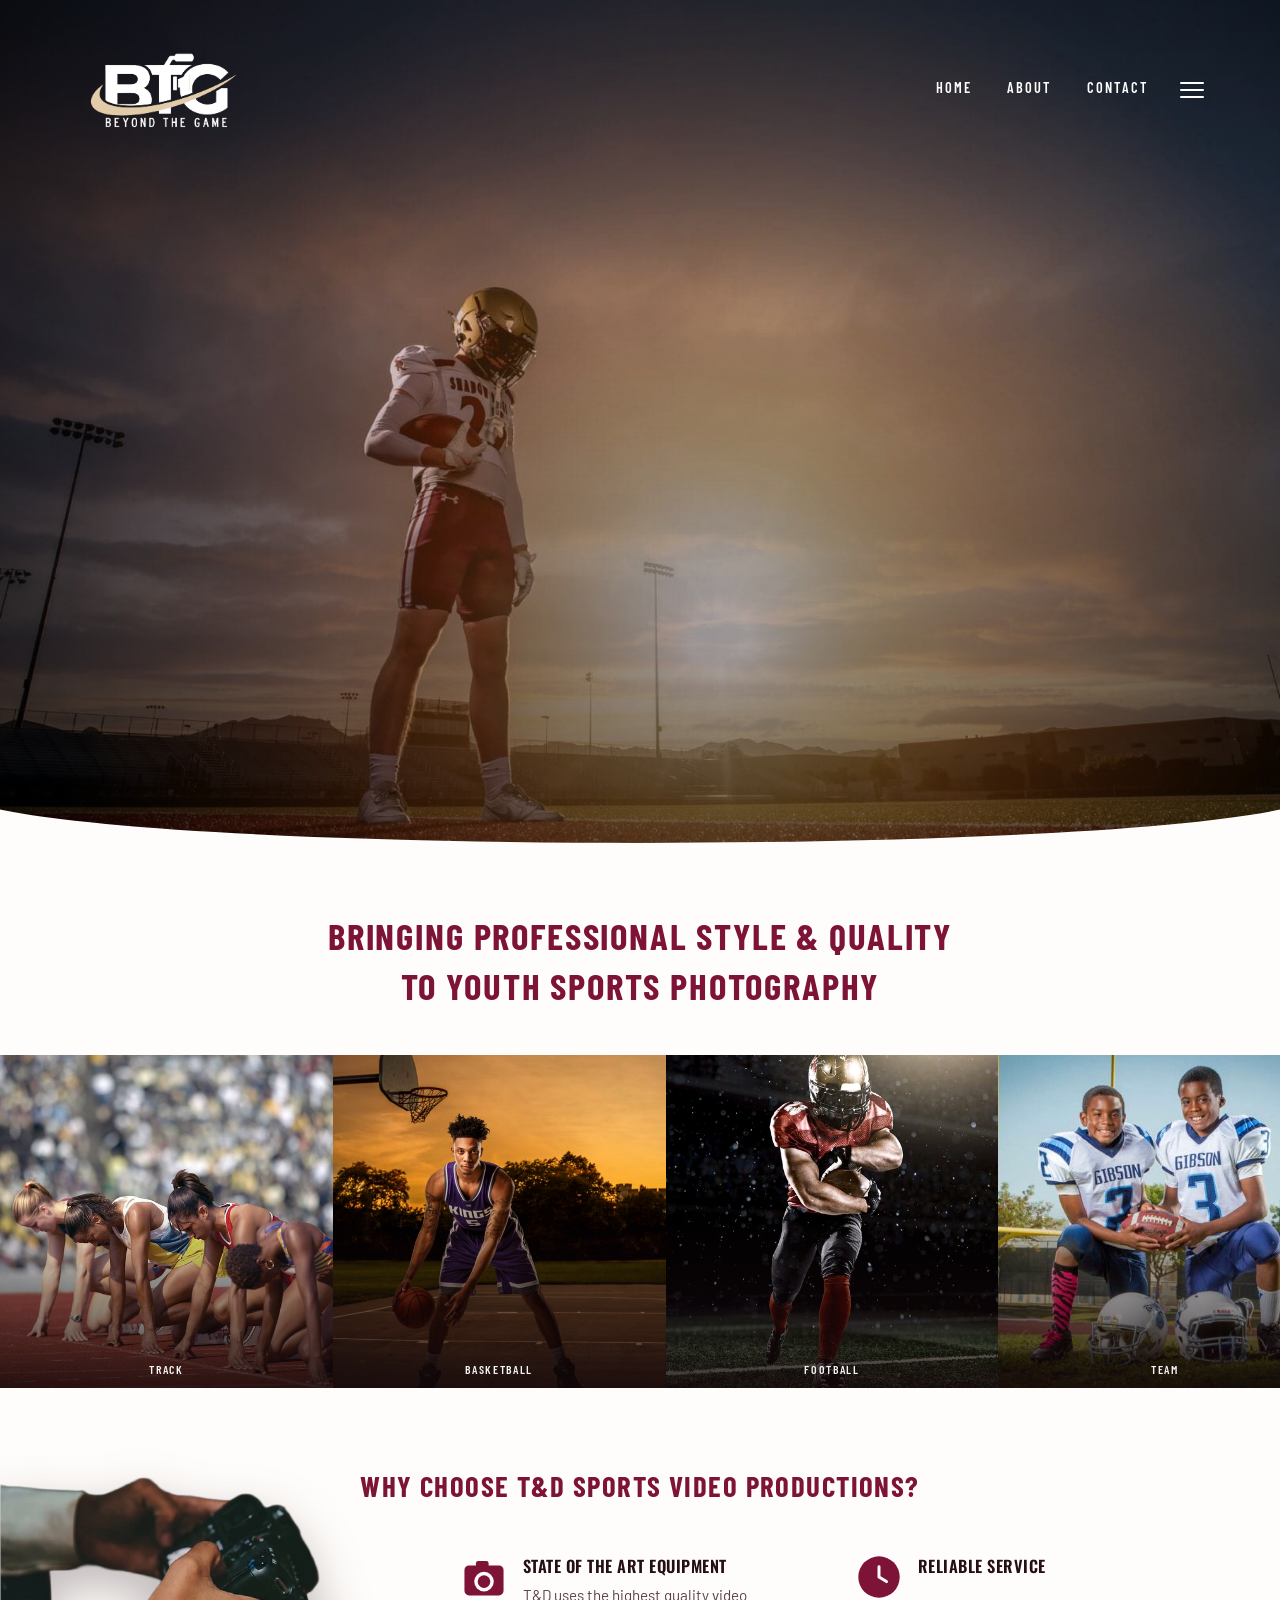
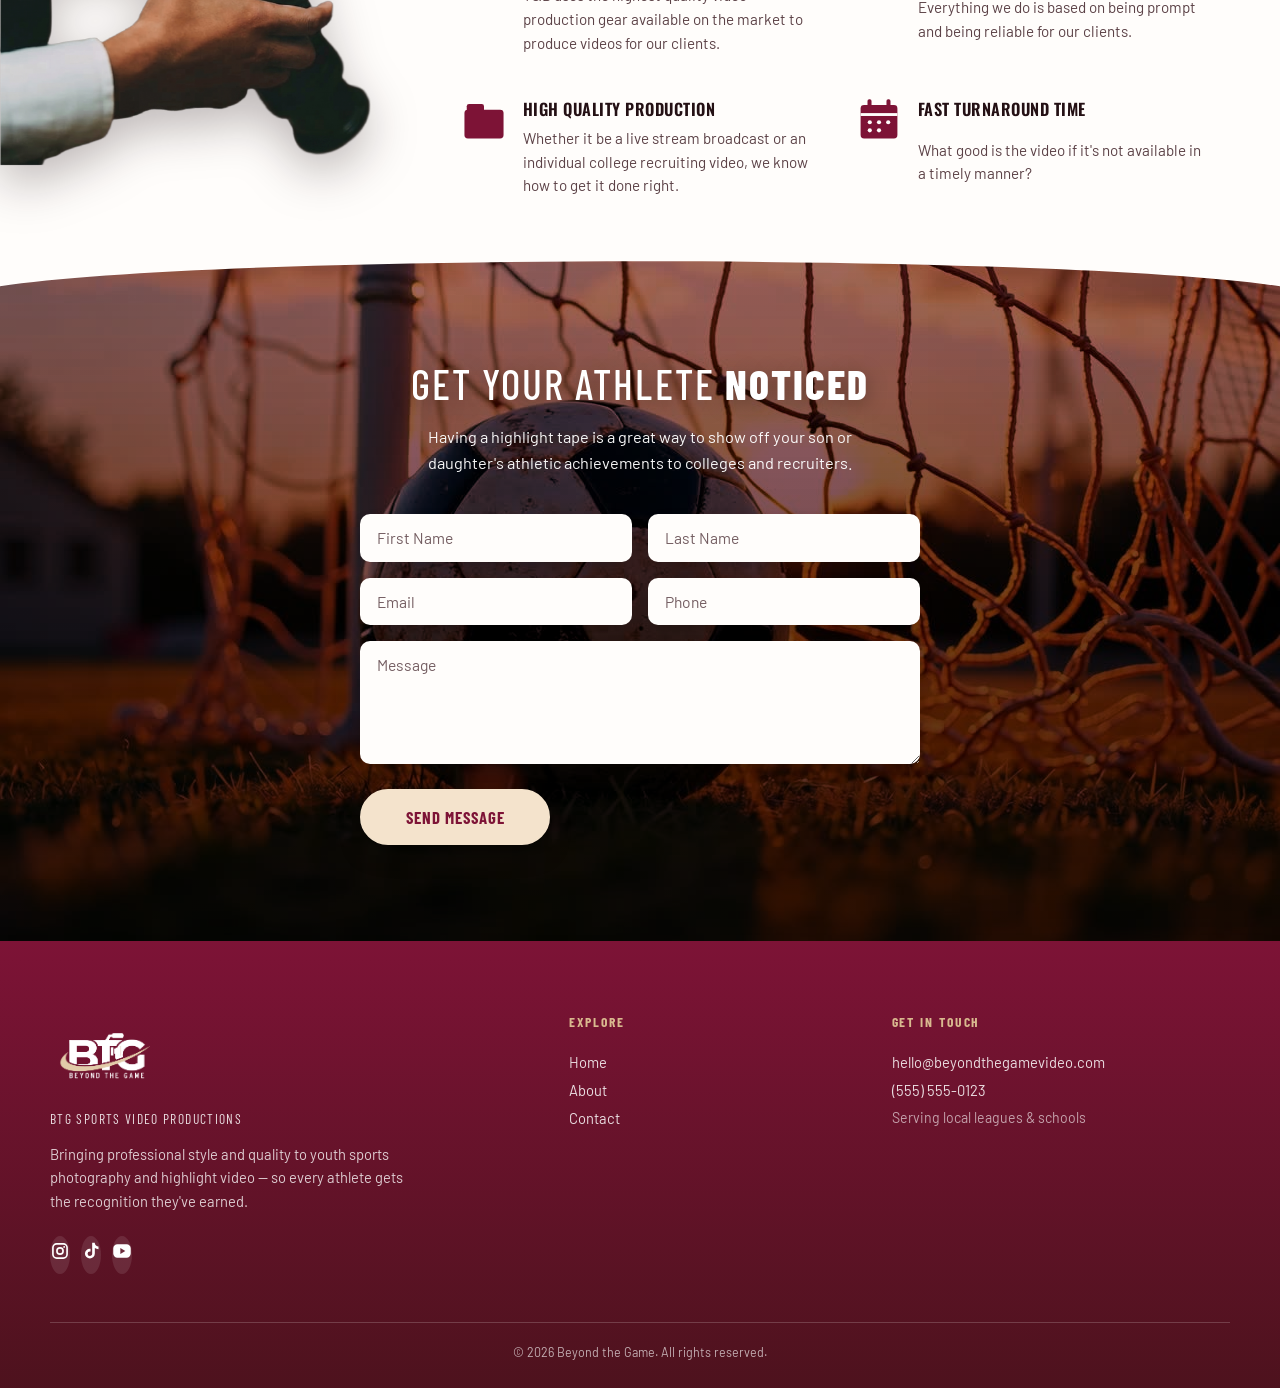
<file: index.html>
<!DOCTYPE html>
<html lang="en">
<head>
<meta charset="UTF-8">
<meta name="viewport" content="width=device-width, initial-scale=1.0">
<title>Beyond the Game | Youth Sports Video &amp; Photography</title>
<meta name="description" content="T&amp;D Sports Video Productions — Beyond the Game brings professional style and quality to youth sports photography and highlight videos.">
<link rel="preconnect" href="https://fonts.googleapis.com">
<link rel="preconnect" href="https://fonts.gstatic.com" crossorigin>
<link href="https://fonts.googleapis.com/css2?family=Anton&family=Oswald:wght@500;600;700&family=Barlow+Condensed:wght@500;600;700&family=Barlow:wght@400;500;600&display=swap" rel="stylesheet">
<link rel="stylesheet" href="styles.css">
</head>
<body>

<!-- ============ SITE HEADER (over hero) ============ -->
<header class="site-header" id="siteHeader">
  <div class="header-inner">
    <a href="#top" class="logo">
      <img src="assets/logo-white.png" alt="Beyond the Game — T&amp;D Sports Video Productions" class="logo-img">
    </a>

    <div class="nav-group">
      <nav class="primary-nav" aria-label="Primary">
        <a href="#top">Home</a>
        <a href="about.html">About</a>
        <a href="#contact">Contact</a>
      </nav>

      <button class="hamburger" id="menuOpen" aria-label="Open menu" aria-expanded="false" aria-controls="menuOverlay">
        <span></span><span></span><span></span>
      </button>
    </div>
  </div>
</header>

<!-- ============ FULLSCREEN NAV OVERLAY ============ -->
<div class="menu-overlay" id="menuOverlay" role="dialog" aria-modal="true" aria-label="Site menu" hidden>
  <div class="menu-watermark" aria-hidden="true">
    <img src="assets/logo.png" alt="">
  </div>

  <div class="menu-topbar">
    <img src="assets/logo.png" alt="Beyond the Game" class="menu-logo-img">
    <button class="menu-close" id="menuClose" aria-label="Close menu">&times;</button>
  </div>

  <nav class="menu-links" aria-label="Full site menu">
    <a href="#top" class="menu-link" data-menu-link>Homepage</a>
    <a href="about.html" class="menu-link" data-menu-link>About Me</a>
    <a href="#contact" class="menu-link" data-menu-link>Contact</a>
  </nav>

  <p class="menu-footer">BTG Sports Video Productions &middot; Beyond the Game</p>
</div>

<main id="top">

  <!-- ============ HERO ============ -->
  <section class="hero">
    <div class="hero-media">
      <img src="assets/hero-football.jpg" alt="High school football player in uniform on the field at sunset" class="hero-img" id="heroImg">
      <div class="hero-scrim"></div>
    </div>
    <svg class="hero-curve" viewBox="0 0 1440 90" preserveAspectRatio="none" aria-hidden="true">
      <path d="M0,90 L0,40 C 240,90 1200,90 1440,40 L1440,90 Z"/>
    </svg>
  </section>

  <!-- ============ TAGLINE ============ -->
  <section class="tagline reveal">
    <h1>Bringing professional style &amp; quality<br>to youth sports photography</h1>
  </section>

  <!-- ============ PHOTO STRIP (continuous filmstrip) ============ -->
  <section class="strip reveal" aria-label="Featured sports">
    <div class="strip-track">
      <figure class="strip-frame">
        <img src="assets/strip-track-start.jpg" alt="Sprinters set at the starting blocks on a track" loading="lazy">
        <figcaption>Track</figcaption>
      </figure>
      <figure class="strip-frame">
        <img src="assets/strip-basketball.jpg" alt="Basketball player dribbling at sunset on an outdoor court" loading="lazy">
        <figcaption>Basketball</figcaption>
      </figure>
      <figure class="strip-frame">
        <img src="assets/strip-football-action.jpg" alt="Football running back carrying the ball under stadium lights" loading="lazy">
        <figcaption>Football</figcaption>
      </figure>
      <figure class="strip-frame">
        <img src="assets/strip-team.jpg" alt="Two youth football teammates posing with their helmets" loading="lazy">
        <figcaption>Team</figcaption>
      </figure>
      <figure class="strip-frame">
        <img src="assets/track-sunset.jpg" alt="Empty running track glowing at sunset" loading="lazy">
        <figcaption>Game Day</figcaption>
      </figure>
      <!-- duplicate set so the loop is seamless -->
      <figure class="strip-frame" aria-hidden="true">
        <img src="assets/strip-track-start.jpg" alt="" loading="lazy">
        <figcaption>Track</figcaption>
      </figure>
      <figure class="strip-frame" aria-hidden="true">
        <img src="assets/strip-basketball.jpg" alt="" loading="lazy">
        <figcaption>Basketball</figcaption>
      </figure>
      <figure class="strip-frame" aria-hidden="true">
        <img src="assets/strip-football-action.jpg" alt="" loading="lazy">
        <figcaption>Football</figcaption>
      </figure>
      <figure class="strip-frame" aria-hidden="true">
        <img src="assets/strip-team.jpg" alt="" loading="lazy">
        <figcaption>Team</figcaption>
      </figure>
      <figure class="strip-frame" aria-hidden="true">
        <img src="assets/track-sunset.jpg" alt="" loading="lazy">
        <figcaption>Game Day</figcaption>
      </figure>
    </div>
  </section>

  <!-- ============ WHY CHOOSE + CTA (shared wrap so the photo can tuck behind the curve) ============ -->
  <div class="why-cta-wrap">
    <figure class="camera-photo reveal">
      <img src="assets/camera-hands-cutout.png" alt="Photographer's hands adjusting a professional camera" loading="lazy">
    </figure>

    <section class="why" id="why">
      <div class="why-inner">
        <h2 class="reveal">Why choose T&amp;D Sports Video Productions?</h2>

        <ul class="features">
          <li class="reveal">
            <span class="feature-icon" aria-hidden="true">
              <svg viewBox="0 0 40 40">
                <rect class="fi-fill" x="13" y="6" width="11" height="6" rx="2"/>
                <rect class="fi-fill" x="3" y="10" width="34" height="26" rx="4"/>
                <circle class="fi-hole" cx="20" cy="24" r="8.5"/>
                <circle class="fi-fill" cx="20" cy="24" r="5.5"/>
              </svg>
            </span>
            <h3>State of the art equipment</h3>
            <p>T&amp;D uses the highest quality video production gear available on the market to produce videos for our clients.</p>
          </li>
          <li class="reveal">
            <span class="feature-icon" aria-hidden="true">
              <svg viewBox="0 0 40 40">
                <circle class="fi-fill" cx="20" cy="20" r="18"/>
                <path class="fi-hands" d="M20 20V11M20 20L26.5 24" stroke-linecap="round"/>
              </svg>
            </span>
            <h3>Reliable service</h3>
            <p>Everything we do is based on being prompt and being reliable for our clients.</p>
          </li>
          <li class="reveal">
            <span class="feature-icon" aria-hidden="true">
              <svg viewBox="0 0 40 40">
                <rect class="fi-fill" x="5" y="6" width="15" height="7" rx="2"/>
                <rect class="fi-fill" x="3" y="11" width="34" height="25" rx="3"/>
              </svg>
            </span>
            <h3>High quality production</h3>
            <p>Whether it be a live stream broadcast or an individual college recruiting video, we know how to get it done right.</p>
          </li>
          <li class="reveal">
            <span class="feature-icon" aria-hidden="true">
              <svg viewBox="0 0 40 40">
                <rect class="fi-fill" x="10" y="2" width="3.5" height="9" rx="1.5"/>
                <rect class="fi-fill" x="26.5" y="2" width="3.5" height="9" rx="1.5"/>
                <rect class="fi-fill" x="4" y="7" width="32" height="29" rx="3"/>
                <rect class="fi-hole" x="4" y="14" width="32" height="2.5"/>
                <circle class="fi-hole" cx="12" cy="22" r="1.8"/>
                <circle class="fi-hole" cx="20" cy="22" r="1.8"/>
                <circle class="fi-hole" cx="28" cy="22" r="1.8"/>
                <circle class="fi-hole" cx="12" cy="29" r="1.8"/>
                <circle class="fi-hole" cx="20" cy="29" r="1.8"/>
              </svg>
            </span>
            <h3>Fast turnaround time</h3>
            <p>What good is the video if it's not available in a timely manner?</p>
          </li>
        </ul>
      </div>
    </section>

    <!-- ============ CTA / CONTACT ============ -->
    <section class="cta" id="contact">
      <svg class="cta-curve" viewBox="0 0 1440 90" preserveAspectRatio="none" aria-hidden="true">
        <path d="M0,0 L0,50 C 240,0 1200,0 1440,50 L1440,0 Z"/>
      </svg>
      <div class="cta-media">
        <img src="assets/cta-sunset.jpg" alt="" aria-hidden="true" class="cta-img" loading="lazy">
        <div class="cta-scrim"></div>
      </div>
      <div class="cta-inner reveal">
        <h2>Get your athlete <strong>noticed</strong></h2>
        <p>Having a highlight tape is a great way to show off your son or daughter's athletic achievements to colleges and recruiters.</p>

        <!-- To receive these submissions, sign up for a free form backend like
             https://formspree.io, then replace YOUR_FORM_ID below with the ID
             it gives you. Plain HTML forms can't send email on their own. -->
        <form class="contact-form" action="https://formspree.io/f/YOUR_FORM_ID" method="POST">
          <div class="form-row">
            <div class="form-field">
              <label class="visually-hidden" for="firstName">First Name</label>
              <input type="text" id="firstName" name="firstName" placeholder="First Name" required>
            </div>
            <div class="form-field">
              <label class="visually-hidden" for="lastName">Last Name</label>
              <input type="text" id="lastName" name="lastName" placeholder="Last Name" required>
            </div>
          </div>
          <div class="form-row">
            <div class="form-field">
              <label class="visually-hidden" for="email">Email</label>
              <input type="email" id="email" name="email" placeholder="Email" required>
            </div>
            <div class="form-field">
              <label class="visually-hidden" for="phone">Phone</label>
              <input type="tel" id="phone" name="phone" placeholder="Phone">
            </div>
          </div>
          <div class="form-field form-field--full">
            <label class="visually-hidden" for="message">Message</label>
            <textarea id="message" name="message" rows="5" placeholder="Message" required></textarea>
          </div>
          <button type="submit" class="btn">Send Message</button>
        </form>
      </div>
    </section>
  </div>

</main>

<!-- ============ FOOTER ============ -->
<footer class="site-footer">
  <div class="footer-top reveal">

    <div class="footer-col footer-col--brand">
      <img src="assets/logo-white.png" alt="Beyond the Game" class="footer-logo-img">
      <p class="footer-tag">BTG Sports Video Productions</p>
      <p class="footer-blurb">Bringing professional style and quality to youth sports photography and highlight video &mdash; so every athlete gets the recognition they've earned.</p>
      <div class="footer-social" aria-label="Social media">
        <a href="https://instagram.com/shay_beyondthegame" target="_blank" rel="noopener" aria-label="Instagram: shay_beyondthegame" class="social-btn">
          <svg viewBox="0 0 24 24" fill-rule="evenodd">
            <path d="M8 2.5h8a5.5 5.5 0 0 1 5.5 5.5v8a5.5 5.5 0 0 1-5.5 5.5H8A5.5 5.5 0 0 1 2.5 16V8A5.5 5.5 0 0 1 8 2.5Zm0 2A3.5 3.5 0 0 0 4.5 8v8A3.5 3.5 0 0 0 8 19.5h8a3.5 3.5 0 0 0 3.5-3.5V8A3.5 3.5 0 0 0 16 4.5Zm4 2.8a4.7 4.7 0 1 1 0 9.4 4.7 4.7 0 0 1 0-9.4Zm0 2a2.7 2.7 0 1 0 0 5.4 2.7 2.7 0 0 0 0-5.4Zm5-3.4a1.15 1.15 0 1 1 0 2.3 1.15 1.15 0 0 1 0-2.3Z"/>
          </svg>
        </a>
        <a href="https://tiktok.com/@shayoncam_beyondthegam" target="_blank" rel="noopener" aria-label="TikTok: shayoncam_beyondthegam" class="social-btn">
          <svg viewBox="0 0 24 24">
            <path d="M16.5 2h-3.1v13.2c0 1.5-1.2 2.75-2.75 2.75a2.75 2.75 0 0 1 0-5.5c.28 0 .55.04.8.12v-3.2a5.9 5.9 0 0 0-.8-.05A5.95 5.95 0 0 0 4.7 15.2 5.95 5.95 0 0 0 10.65 21a5.95 5.95 0 0 0 5.95-5.95V8.4a7.6 7.6 0 0 0 4.4 1.4V6.7a4.4 4.4 0 0 1-3-1.2A4.45 4.45 0 0 1 16.5 2Z"/>
          </svg>
        </a>
        <a href="#" aria-label="YouTube" class="social-btn">
          <svg viewBox="0 0 24 24" fill-rule="evenodd">
            <path d="M6.5 4H17.5A5 5 0 0 1 22.5 9V15A5 5 0 0 1 17.5 20H6.5A5 5 0 0 1 1.5 15V9A5 5 0 0 1 6.5 4Z M10 8.5L10 15.5L16 12Z"/>
          </svg>
        </a>
      </div>
    </div>

    <div class="footer-col">
      <h4>Explore</h4>
      <a href="#top">Home</a>
      <a href="about.html">About</a>
      <a href="#contact">Contact</a>
    </div>

    <div class="footer-col">
      <h4>Get in touch</h4>
      <a href="mailto:hello@beyondthegamevideo.com">hello@beyondthegamevideo.com</a>
      <a href="tel:+15555550123">(555) 555-0123</a>
      <span class="footer-static">Serving local leagues &amp; schools</span>
    </div>

  </div>

  <div class="footer-bottom">
    <div class="footer-rule"></div>
    <p class="footer-copy">&copy; <span id="year"></span> Beyond the Game. All rights reserved.</p>
  </div>
</footer>

<script src="script.js"></script>
</body>
</html>
</file>
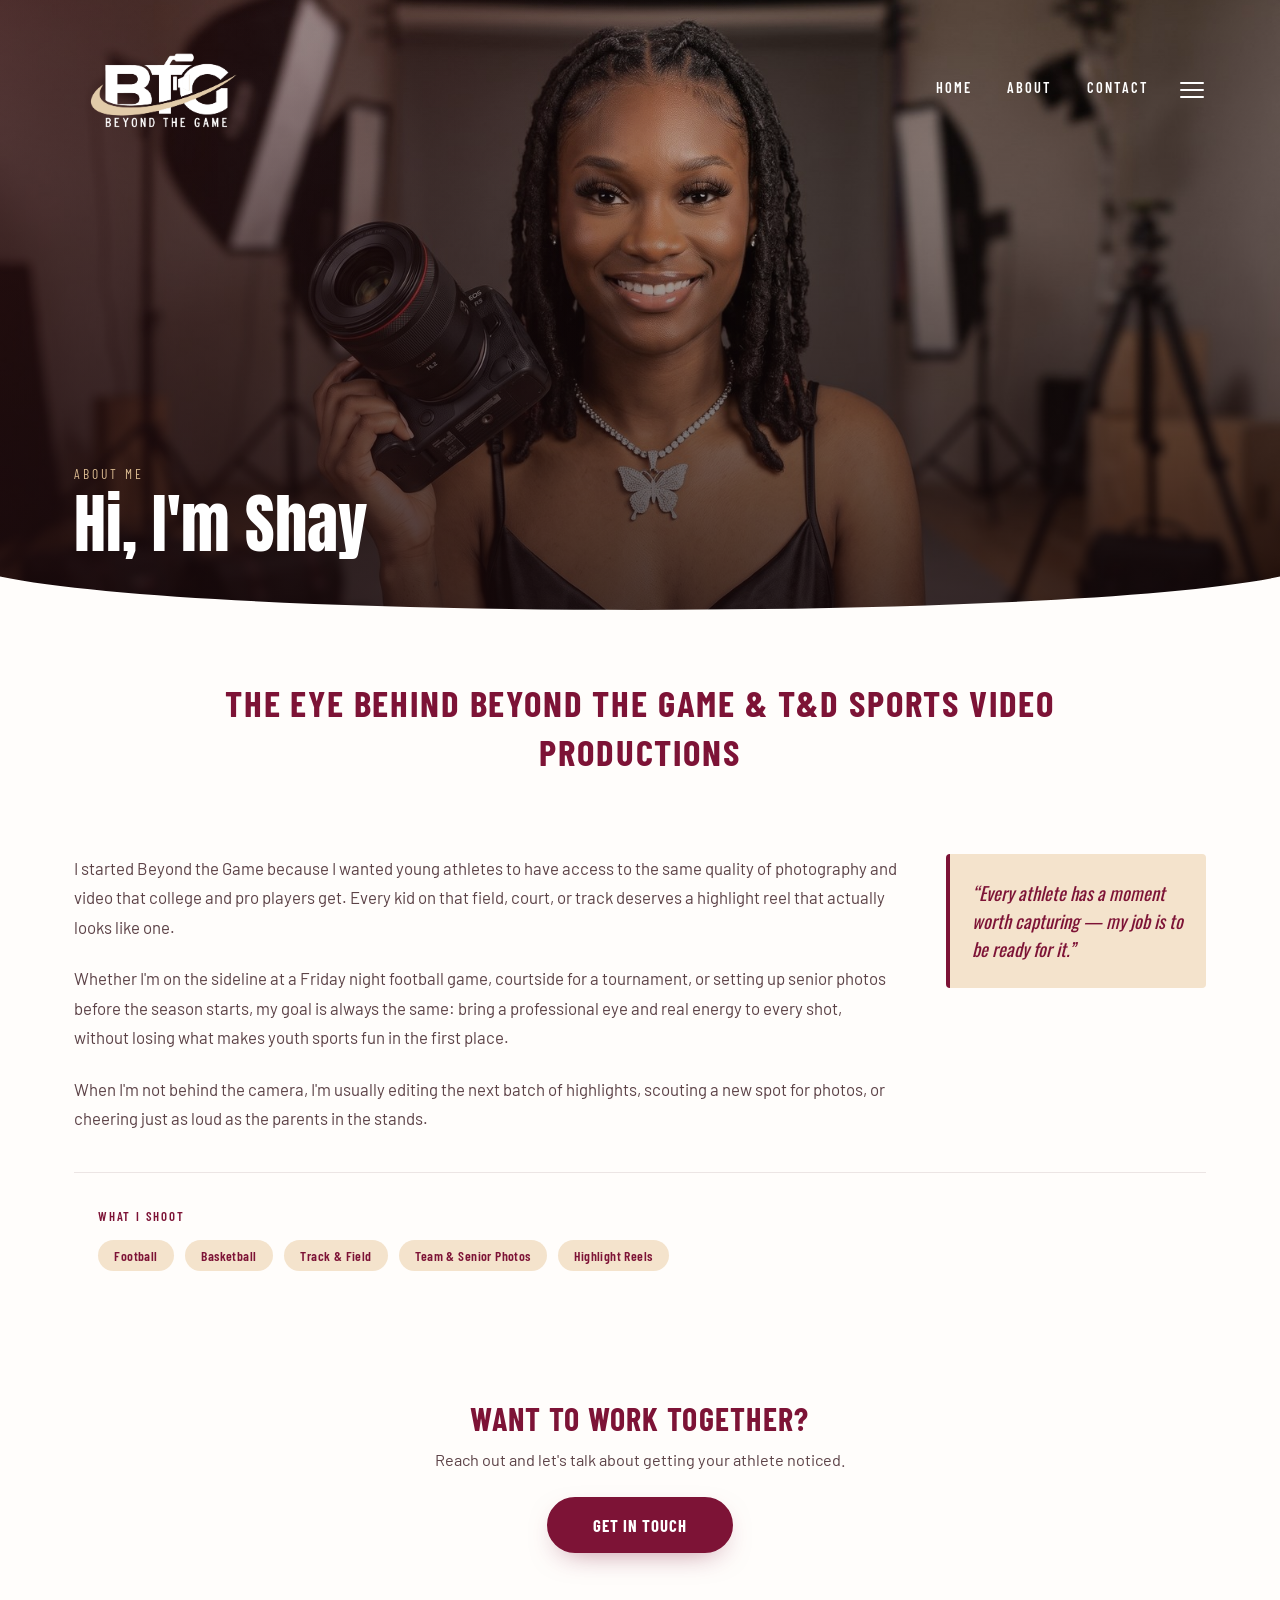
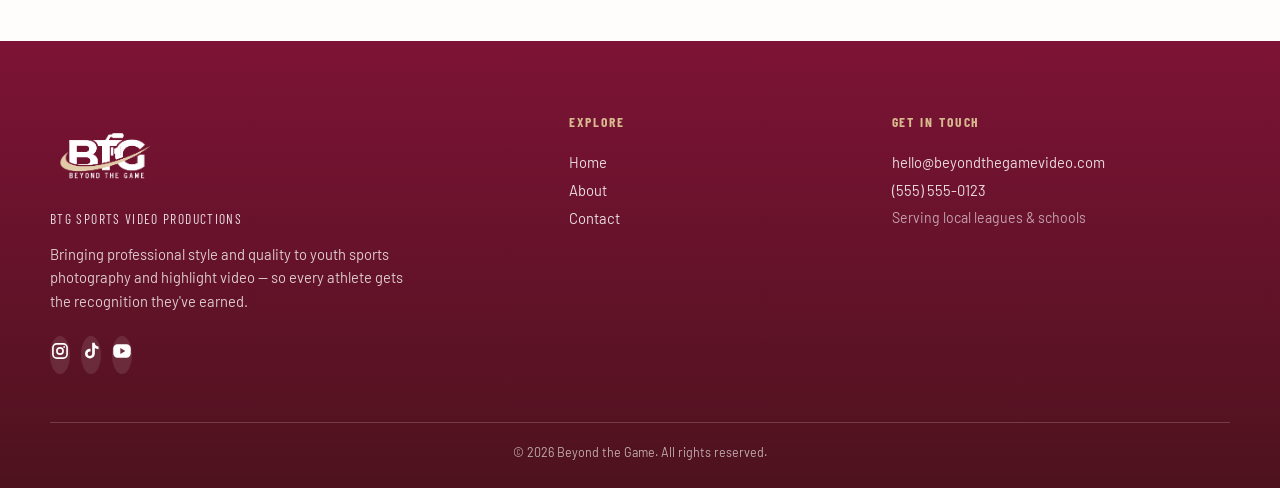
<file: about.html>
<!DOCTYPE html>
<html lang="en">
<head>
<meta charset="UTF-8">
<meta name="viewport" content="width=device-width, initial-scale=1.0">
<title>About Me | Beyond the Game</title>
<meta name="description" content="Meet the photographer and videographer behind Beyond the Game — T&amp;D Sports Video Productions, bringing professional style and quality to youth sports.">
<link rel="preconnect" href="https://fonts.googleapis.com">
<link rel="preconnect" href="https://fonts.gstatic.com" crossorigin>
<link href="https://fonts.googleapis.com/css2?family=Anton&family=Oswald:wght@500;600;700&family=Barlow+Condensed:wght@500;600;700&family=Barlow:wght@400;500;600&display=swap" rel="stylesheet">
<link rel="stylesheet" href="styles.css">
</head>
<body>

<!-- ============ SITE HEADER ============ -->
<header class="site-header" id="siteHeader">
  <div class="header-inner">
    <a href="index.html#top" class="logo">
      <img src="assets/logo-white.png" alt="Beyond the Game — T&amp;D Sports Video Productions" class="logo-img">
    </a>

    <div class="nav-group">
      <nav class="primary-nav" aria-label="Primary">
        <a href="index.html#top">Home</a>
        <a href="about.html" aria-current="page">About</a>
        <a href="index.html#contact">Contact</a>
      </nav>

      <button class="hamburger" id="menuOpen" aria-label="Open menu" aria-expanded="false" aria-controls="menuOverlay">
        <span></span><span></span><span></span>
      </button>
    </div>
  </div>
</header>

<!-- ============ FULLSCREEN NAV OVERLAY ============ -->
<div class="menu-overlay" id="menuOverlay" role="dialog" aria-modal="true" aria-label="Site menu" hidden>
  <div class="menu-watermark" aria-hidden="true">
    <img src="assets/logo.png" alt="">
  </div>

  <div class="menu-topbar">
    <img src="assets/logo.png" alt="Beyond the Game" class="menu-logo-img">
    <button class="menu-close" id="menuClose" aria-label="Close menu">&times;</button>
  </div>

  <nav class="menu-links" aria-label="Full site menu">
    <a href="index.html#top" class="menu-link" data-menu-link>Homepage</a>
    <a href="about.html" class="menu-link" data-menu-link>About Me</a>
    <a href="index.html#contact" class="menu-link" data-menu-link>Contact</a>
  </nav>

  <p class="menu-footer">BTG Sports Video Productions &middot; Beyond the Game</p>
</div>

<main id="top">

  <!-- ============ ABOUT HERO ============ -->
  <section class="about-hero">
    <div class="about-hero-media">
      <img src="assets/about-portrait.jpg" alt="Portrait of the photographer behind Beyond the Game, holding a camera" class="about-hero-img">
      <div class="about-hero-scrim"></div>
    </div>
    <svg class="hero-curve" viewBox="0 0 1440 90" preserveAspectRatio="none" aria-hidden="true">
      <path d="M0,90 L0,40 C 240,90 1200,90 1440,40 L1440,90 Z"/>
    </svg>
    <div class="about-hero-inner reveal">
      <span class="about-eyebrow">About Me</span>
      <h1>Hi, I'm Shay</h1>
    </div>
  </section>

  <!-- ============ INTRO LINE ============ -->
  <section class="tagline">
    <h1>The eye behind Beyond the Game &amp; T&amp;D Sports Video Productions</h1>
  </section>

  <!-- ============ BIO ============ -->
  <section class="about-bio">
    <div class="about-bio-inner">
      <div class="about-bio-text reveal">
        <p>I started Beyond the Game because I wanted young athletes to have access to the same quality of photography and video that college and pro players get. Every kid on that field, court, or track deserves a highlight reel that actually looks like one.</p>
        <p>Whether I'm on the sideline at a Friday night football game, courtside for a tournament, or setting up senior photos before the season starts, my goal is always the same: bring a professional eye and real energy to every shot, without losing what makes youth sports fun in the first place.</p>
        <p>When I'm not behind the camera, I'm usually editing the next batch of highlights, scouting a new spot for photos, or cheering just as loud as the parents in the stands.</p>
      </div>

      <div class="about-bio-quote reveal">
        <p>&ldquo;Every athlete has a moment worth capturing &mdash; my job is to be ready for it.&rdquo;</p>
      </div>
    </div>

    <div class="about-covers reveal">
      <span class="about-covers-label">What I shoot</span>
      <div class="about-covers-list">
        <span>Football</span>
        <span>Basketball</span>
        <span>Track &amp; Field</span>
        <span>Team &amp; Senior Photos</span>
        <span>Highlight Reels</span>
      </div>
    </div>
  </section>

  <!-- ============ SIMPLE CTA ============ -->
  <section class="about-cta reveal">
    <h2>Want to work together?</h2>
    <p>Reach out and let's talk about getting your athlete noticed.</p>
    <a class="btn btn--wine" href="index.html#contact">Get in Touch</a>
  </section>

</main>

<!-- ============ FOOTER ============ -->
<footer class="site-footer">
  <div class="footer-top reveal">

    <div class="footer-col footer-col--brand">
      <img src="assets/logo-white.png" alt="Beyond the Game" class="footer-logo-img">
      <p class="footer-tag">BTG Sports Video Productions</p>
      <p class="footer-blurb">Bringing professional style and quality to youth sports photography and highlight video &mdash; so every athlete gets the recognition they've earned.</p>
      <div class="footer-social" aria-label="Social media">
        <a href="https://instagram.com/shay_beyondthegame" target="_blank" rel="noopener" aria-label="Instagram: shay_beyondthegame" class="social-btn">
          <svg viewBox="0 0 24 24" fill-rule="evenodd">
            <path d="M8 2.5h8a5.5 5.5 0 0 1 5.5 5.5v8a5.5 5.5 0 0 1-5.5 5.5H8A5.5 5.5 0 0 1 2.5 16V8A5.5 5.5 0 0 1 8 2.5Zm0 2A3.5 3.5 0 0 0 4.5 8v8A3.5 3.5 0 0 0 8 19.5h8a3.5 3.5 0 0 0 3.5-3.5V8A3.5 3.5 0 0 0 16 4.5Zm4 2.8a4.7 4.7 0 1 1 0 9.4 4.7 4.7 0 0 1 0-9.4Zm0 2a2.7 2.7 0 1 0 0 5.4 2.7 2.7 0 0 0 0-5.4Zm5-3.4a1.15 1.15 0 1 1 0 2.3 1.15 1.15 0 0 1 0-2.3Z"/>
          </svg>
        </a>
        <a href="https://tiktok.com/@shayoncam_beyondthegam" target="_blank" rel="noopener" aria-label="TikTok: shayoncam_beyondthegam" class="social-btn">
          <svg viewBox="0 0 24 24">
            <path d="M16.5 2h-3.1v13.2c0 1.5-1.2 2.75-2.75 2.75a2.75 2.75 0 0 1 0-5.5c.28 0 .55.04.8.12v-3.2a5.9 5.9 0 0 0-.8-.05A5.95 5.95 0 0 0 4.7 15.2 5.95 5.95 0 0 0 10.65 21a5.95 5.95 0 0 0 5.95-5.95V8.4a7.6 7.6 0 0 0 4.4 1.4V6.7a4.4 4.4 0 0 1-3-1.2A4.45 4.45 0 0 1 16.5 2Z"/>
          </svg>
        </a>
        <a href="#" aria-label="YouTube" class="social-btn">
          <svg viewBox="0 0 24 24" fill-rule="evenodd">
            <path d="M6.5 4H17.5A5 5 0 0 1 22.5 9V15A5 5 0 0 1 17.5 20H6.5A5 5 0 0 1 1.5 15V9A5 5 0 0 1 6.5 4Z M10 8.5L10 15.5L16 12Z"/>
          </svg>
        </a>
      </div>
    </div>

    <div class="footer-col">
      <h4>Explore</h4>
      <a href="index.html#top">Home</a>
      <a href="about.html">About</a>
      <a href="index.html#contact">Contact</a>
    </div>

    <div class="footer-col">
      <h4>Get in touch</h4>
      <a href="mailto:hello@beyondthegamevideo.com">hello@beyondthegamevideo.com</a>
      <a href="tel:+15555550123">(555) 555-0123</a>
      <span class="footer-static">Serving local leagues &amp; schools</span>
    </div>

  </div>

  <div class="footer-bottom">
    <div class="footer-rule"></div>
    <p class="footer-copy">&copy; <span id="year"></span> Beyond the Game. All rights reserved.</p>
  </div>
</footer>

<script src="script.js"></script>
</body>
</html>
</file>
<file: styles.css>
/* ===================================================================
   BEYOND THE GAME — design tokens
   Palette pulled from the client's BfG logo artwork:
     --maroon-deep : #4a171b  (letterforms, dark ink)
     --wine        : #7d1336  (headings, footer band, brand text)
     --tan         : #d9b98f  (swoosh, secondary accent)
     --cream       : #f4e3cc  (buttons, camera highlight)
=================================================================== */

:root {
  --maroon-deep: #3f1216;
  --wine: #7d1336;
  --wine-light: #9c1f45;
  --tan: #d9b98f;
  --tan-deep: #c79f6d;
  --cream: #f4e3cc;
  --paper: #fffdfb;
  --ink: #241014;
  --ink-soft: #5c4247;

  --font-display: "Anton", "Barlow Condensed", sans-serif;
  --font-nav: "Barlow Condensed", sans-serif;
  --font-sub: "Oswald", "Barlow Condensed", sans-serif;
  --font-body: "Barlow", "Segoe UI", sans-serif;

  --container: 1180px;
  --ease: cubic-bezier(.22, .8, .3, 1);
}

* { box-sizing: border-box; }
html { scroll-behavior: smooth; }

body {
  margin: 0;
  font-family: var(--font-body);
  color: var(--ink);
  background: var(--paper);
  -webkit-font-smoothing: antialiased;
  overflow-x: hidden;
}

img, svg { display: block; max-width: 100%; }
img { height: auto; }

a { color: inherit; text-decoration: none; }

.btn {
  display: inline-block;
  padding: 0.95em 2.6em;
  background: var(--cream);
  color: var(--wine);
  font-family: var(--font-nav);
  font-weight: 700;
  font-size: 1.05rem;
  letter-spacing: 0.06em;
  text-transform: uppercase;
  border-radius: 999px;
  border: 2px solid var(--cream);
  box-shadow: 0 10px 30px -12px rgba(0,0,0,0.5);
  transition: background .25s var(--ease), color .25s var(--ease), transform .25s var(--ease), box-shadow .25s var(--ease);
}
.btn:hover, .btn:focus-visible {
  background: transparent;
  color: var(--cream);
  transform: translateY(-3px);
  box-shadow: 0 16px 36px -14px rgba(0,0,0,0.6);
}

:focus-visible { outline: 3px solid var(--tan); outline-offset: 3px; }

/* =========================== SCROLL REVEAL =========================== */

.reveal {
  opacity: 0;
  transform: translateY(36px);
  transition: opacity .8s var(--ease), transform .8s var(--ease);
  transition-delay: var(--reveal-delay, 0s);
}
.reveal.is-visible {
  opacity: 1;
  transform: translateY(0);
}

@media (prefers-reduced-motion: reduce) {
  .reveal { opacity: 1; transform: none; transition: none; }
}

/* =========================== HEADER =========================== */

.site-header {
  position: fixed;
  top: 0; left: 0; right: 0;
  z-index: 60;
  padding-top: 0;
  transition: background .35s var(--ease), box-shadow .35s var(--ease), padding .35s var(--ease);
}

.header-inner {
  max-width: var(--container);
  margin: 0 auto;
  display: flex;
  align-items: center;
  justify-content: space-between;
  gap: 1.5rem;
  padding: 1.3rem 1.5rem;
  transition: padding .35s var(--ease);
}

.nav-group {
  display: flex;
  align-items: center;
  gap: 1.8rem;
}

.site-header.is-scrolled { background: rgba(38, 15, 19, 0.92); backdrop-filter: blur(10px); box-shadow: 0 8px 24px -14px rgba(0,0,0,0.5); }
.site-header.is-scrolled .header-inner { padding-top: 0.5rem; padding-bottom: 0.5rem; }

.logo { display: inline-flex; align-items: center; }
.logo-img { height: 138px; width: auto; transition: height .35s var(--ease); }
.site-header.is-scrolled .logo-img { height: 62px; }

.primary-nav {
  display: flex;
  gap: 2.2rem;
  font-family: var(--font-nav);
  font-weight: 600;
  letter-spacing: 0.14em;
  text-transform: uppercase;
  font-size: 0.9rem;
  color: #fff;
}
.primary-nav a { position: relative; padding-bottom: 4px; }
.primary-nav a::after {
  content: "";
  position: absolute; left: 0; bottom: 0;
  width: 0; height: 2px;
  background: var(--tan);
  transition: width .25s var(--ease);
}
.primary-nav a:hover::after,
.primary-nav a:focus-visible::after { width: 100%; }

.hamburger {
  width: 28px; height: 20px;
  background: transparent;
  border: 0;
  cursor: pointer;
  display: flex;
  flex-direction: column;
  justify-content: center;
  gap: 5px;
  padding: 2px;
}
.hamburger span {
  display: block;
  height: 2px;
  width: 100%;
  background: #fff;
  border-radius: 2px;
  transition: transform .3s var(--ease), opacity .2s var(--ease);
  transform-origin: center;
}
.hamburger.is-active span:nth-child(1) { transform: translateY(7px) rotate(45deg); }
.hamburger.is-active span:nth-child(2) { opacity: 0; }
.hamburger.is-active span:nth-child(3) { transform: translateY(-7px) rotate(-45deg); }

@media (max-width: 720px) {
  .primary-nav { display: none; }
}

/* =========================== MENU OVERLAY =========================== */

.menu-overlay {
  position: fixed;
  inset: 0;
  z-index: 100;
  background: var(--paper);
  display: flex;
  flex-direction: column;
  align-items: center;
  justify-content: center;
  opacity: 0;
  visibility: hidden;
  transition: opacity .4s var(--ease);
}
.menu-overlay.is-open { opacity: 1; visibility: visible; }
.menu-overlay[hidden] { display: none; }

.menu-watermark {
  position: absolute;
  inset: 0;
  display: flex;
  align-items: center;
  justify-content: center;
  opacity: 0.05;
  pointer-events: none;
  user-select: none;
}
.menu-watermark img {
  width: min(60vw, 760px);
  height: auto;
}

.menu-topbar {
  position: absolute;
  top: 0; left: 0; right: 0;
  display: flex;
  align-items: center;
  justify-content: space-between;
  padding: 1.4rem 1.8rem;
}
.menu-logo-img { height: 46px; width: auto; }
.menu-close {
  background: none;
  border: 0;
  font-size: 2.4rem;
  line-height: 1;
  color: var(--wine);
  cursor: pointer;
  padding: 0.2rem 0.4rem;
  transition: transform .25s var(--ease), color .25s var(--ease);
}
.menu-close:hover { transform: rotate(90deg); color: var(--tan-deep); }

.menu-links {
  display: flex;
  flex-direction: column;
  align-items: center;
  gap: 1.5rem;
  z-index: 1;
}
.menu-link {
  font-family: var(--font-display);
  font-size: clamp(2.1rem, 6.5vw, 3.4rem);
  letter-spacing: 0.02em;
  color: var(--ink);
  text-transform: uppercase;
  opacity: 0;
  transform: translateY(18px);
  transition: color .2s var(--ease), opacity .45s var(--ease), transform .45s var(--ease);
}
.menu-overlay.is-open .menu-link {
  opacity: 1;
  transform: translateY(0);
}
.menu-link:nth-child(1) { transition-delay: .06s; }
.menu-link:nth-child(2) { transition-delay: .14s; }
.menu-link:nth-child(3) { transition-delay: .22s; }
.menu-link:hover, .menu-link:focus-visible { color: var(--tan-deep); }

.menu-footer {
  position: absolute;
  bottom: 2rem;
  font-family: var(--font-nav);
  letter-spacing: 0.1em;
  text-transform: uppercase;
  font-size: 0.75rem;
  color: var(--ink-soft);
  opacity: 0.7;
}

/* =========================== HERO =========================== */

.hero {
  position: relative;
  width: 100%;
  aspect-ratio: 3 / 2;
  max-height: 920px;
  min-height: 480px;
  overflow: hidden;
  display: flex;
  align-items: flex-end;
}

.hero-media { position: absolute; inset: 0; }
.hero-img {
  width: 100%; height: 100%;
  object-fit: cover;
  object-position: 50% 32%;
}
.hero-scrim {
  position: absolute; inset: 0;
  background:
    linear-gradient(180deg, rgba(30,10,14,0.35) 0%, rgba(30,10,14,0.05) 35%, rgba(20,8,10,0.55) 100%),
    linear-gradient(100deg, rgba(74,23,27,0.55) 0%, rgba(125,19,54,0.15) 32%, transparent 60%);
  mix-blend-mode: multiply;
}

.hero-curve {
  position: absolute;
  left: 0; right: 0; bottom: -1px;
  width: 100%; height: 80px;
  z-index: 3;
}
.hero-curve path { fill: var(--paper); }

@media (max-width: 640px) {
  .hero {
    aspect-ratio: 4 / 5;
    max-height: 620px;
    min-height: 420px;
  }
  .hero-img { object-position: 62% 15%; }
}

/* =========================== TAGLINE =========================== */

.tagline {
  text-align: center;
  padding: 3.6rem 1.5rem 2.8rem;
  max-width: 900px;
  margin: 0 auto;
}
.tagline h1 {
  font-family: var(--font-nav);
  font-weight: 700;
  color: var(--wine);
  font-size: clamp(1.5rem, 3.6vw, 2.3rem);
  letter-spacing: 0.05em;
  text-transform: uppercase;
  line-height: 1.35;
  margin: 0;
}

/* =========================== PHOTO STRIP =========================== */

.strip {
  overflow: hidden;
  background: var(--maroon-deep);
}
.strip-track {
  display: flex;
  width: max-content;
  animation: filmstrip-scroll 46s linear infinite;
}
.strip:hover .strip-track { animation-play-state: paused; }

@keyframes filmstrip-scroll {
  from { transform: translateX(0); }
  to   { transform: translateX(-50%); }
}

.strip-frame {
  position: relative;
  flex: 0 0 auto;
  width: clamp(240px, 26vw, 380px);
  aspect-ratio: 1 / 1;
  margin: 0;
  overflow: hidden;
}
.strip-frame img {
  width: 100%; height: 100%;
  object-fit: cover;
  filter: saturate(1.05) contrast(1.03);
  transition: transform .5s var(--ease), filter .35s var(--ease);
}
.strip-frame::before {
  content: "";
  position: absolute; inset: 0;
  background: linear-gradient(180deg, rgba(20,8,10,0) 45%, rgba(20,8,10,0.85) 100%);
  pointer-events: none;
  z-index: 1;
}
.strip-frame::after {
  content: "";
  position: absolute; inset: 0;
  background: linear-gradient(155deg, rgba(157,10,40,0.78), rgba(74,10,20,0.62));
  mix-blend-mode: multiply;
  opacity: 0;
  transition: opacity .3s var(--ease);
  z-index: 1;
}
.strip-frame:hover::after { opacity: 1; }
.strip-frame:hover img { transform: scale(1.08); }
.strip-frame figcaption {
  position: absolute;
  bottom: 12px;
  left: 0; right: 0;
  text-align: center;
  font-family: var(--font-nav);
  letter-spacing: 0.14em;
  text-transform: uppercase;
  font-size: 0.74rem;
  font-weight: 600;
  color: rgba(255,255,255,0.95);
  z-index: 2;
}

@media (prefers-reduced-motion: reduce) {
  .strip-track { animation: none; }
}

/* =========================== WHY CHOOSE =========================== */

.why-cta-wrap {
  position: relative;
}

.why {
  padding: 5rem 0 3.5rem;
}
.why-inner {
  max-width: var(--container);
  margin: 0 auto;
  padding: 0 1.5rem;
}
.why h2 {
  text-align: center;
  font-family: var(--font-nav);
  font-weight: 700;
  text-transform: uppercase;
  letter-spacing: 0.05em;
  color: var(--wine);
  font-size: clamp(1.35rem, 2.7vw, 1.8rem);
  margin: 0 0 3.2rem;
}

.camera-photo {
  position: absolute;
  left: 0;
  top: 60px;
  z-index: 2;
  margin: 0;
  width: clamp(360px, 42vw, 620px);
  /* deliberately much taller than the photo itself: the image sits naturally
     at the top (no crop), and this extra height is invisible empty space that
     guarantees the box reaches into the CTA section below, whose higher
     z-index then covers it - so there's never a gap, regardless of how tall
     the "why choose" text ends up being at any screen size. */
  height: 1200px;
  overflow: visible;
  filter: drop-shadow(0 18px 24px rgba(20,8,10,0.28));
}
.camera-photo img {
  display: block;
  width: 100%;
  height: auto;
  /* the source photo has empty transparent space padding its left edge;
     shifting it with a transform (not a crop) closes that gap visually while
     leaving the original image file completely untouched */
  transform: translateX(-13.4%);
}

.features {
  margin: 0 0 0 calc(clamp(360px, 42vw, 620px) * 0.69 + 1rem);
  list-style: none;
  padding: 0;
  display: grid;
  grid-template-columns: 1fr 1fr;
  gap: 2.6rem 2.8rem;
}
.features li {
  display: grid;
  grid-template-columns: auto 1fr;
  column-gap: 1rem;
  row-gap: 0.4rem;
}
.feature-icon {
  grid-row: 1 / 3;
  width: 46px; height: 46px;
  display: flex; align-items: center; justify-content: center;
  transition: transform .3s var(--ease);
}
li:hover .feature-icon { transform: translateY(-4px); }
.feature-icon svg {
  width: 46px; height: 46px;
}

/* clean flat glyphs: solid wine fill, paper cutouts for holes/grid, white clock hands */
.feature-icon .fi-fill { fill: var(--wine); }
.feature-icon .fi-hole { fill: var(--paper); }
.feature-icon .fi-hands {
  fill: none;
  stroke: var(--paper);
  stroke-width: 2.6;
}

.features h3 {
  margin: 0;
  font-family: var(--font-sub);
  font-weight: 600;
  text-transform: uppercase;
  letter-spacing: 0.03em;
  font-size: 1.02rem;
  color: var(--ink);
}
.features p {
  margin: 0;
  font-size: 0.95rem;
  line-height: 1.55;
  color: var(--ink-soft);
}

@media (max-width: 940px) {
  .camera-photo {
    position: static;
    width: calc(100% - 3rem);
    max-width: 380px;
    height: auto;
    margin: 0 auto 2.5rem;
  }
  .camera-photo img { transform: none; }
  .features {
    margin-left: 0;
    grid-template-columns: 1fr;
  }
}

/* =========================== CTA =========================== */

.cta {
  position: relative;
  z-index: 3;
  overflow: hidden;
  padding: 6.5rem 1.5rem 6rem;
  text-align: center;
  color: #fff;
}
.cta-media { position: absolute; inset: 0; z-index: 0; }
.cta-img {
  width: 100%; height: 100%;
  object-fit: cover;
  object-position: 50% 45%;
}
.cta-scrim {
  position: absolute; inset: 0;
  background:
    linear-gradient(180deg, rgba(20,8,10,0.25) 0%, rgba(20,8,10,0.75) 100%),
    rgba(168,16,40,0.5);
  mix-blend-mode: multiply;
}
.cta::before {
  content: "";
  position: absolute; inset: 0;
  background: rgba(30,10,16,0.25);
  z-index: 0;
}
.cta-curve {
  position: absolute; left: 0; right: 0; top: -1px;
  width: 100%; height: 60px; z-index: 2;
}
.cta-curve path { fill: var(--paper); }
.cta-inner { position: relative; z-index: 1; max-width: 640px; margin: 0 auto; }
.cta h2 {
  font-family: var(--font-nav);
  font-weight: 500;
  text-transform: uppercase;
  letter-spacing: 0.05em;
  font-size: clamp(1.7rem, 4.2vw, 2.6rem);
  margin: 0 0 1rem;
  text-shadow: 0 4px 20px rgba(0,0,0,0.35);
}
.cta h2 strong { font-weight: 800; }
.cta p {
  font-size: 1.02rem;
  line-height: 1.6;
  opacity: 0.96;
  margin: 0 auto 2.4rem;
  max-width: 480px;
}

/* =========================== CONTACT FORM =========================== */

.visually-hidden {
  position: absolute;
  width: 1px; height: 1px;
  padding: 0; margin: -1px;
  overflow: hidden;
  clip: rect(0, 0, 0, 0);
  white-space: nowrap;
  border: 0;
}

.contact-form {
  text-align: left;
  max-width: 560px;
  margin: 0 auto;
}
.form-row {
  display: grid;
  grid-template-columns: 1fr 1fr;
  gap: 1rem;
}
.form-field { margin-bottom: 1rem; }
.form-field--full { margin-bottom: 1.4rem; }

.contact-form input,
.contact-form textarea {
  width: 100%;
  font-family: var(--font-body);
  font-size: 0.98rem;
  color: var(--ink);
  background: var(--paper);
  border: none;
  border-radius: 10px;
  padding: 0.9em 1.1em;
  box-shadow: 0 6px 18px -8px rgba(0,0,0,0.35);
  transition: box-shadow .2s var(--ease), transform .2s var(--ease);
}
.contact-form textarea { resize: vertical; min-height: 110px; font-family: var(--font-body); }
.contact-form input::placeholder,
.contact-form textarea::placeholder { color: var(--ink-soft); opacity: 0.85; }
.contact-form input:focus,
.contact-form textarea:focus {
  outline: none;
  box-shadow: 0 0 0 3px var(--tan), 0 6px 18px -8px rgba(0,0,0,0.35);
}
.contact-form .btn {
  cursor: pointer;
  font-family: var(--font-nav);
}

@media (max-width: 560px) {
  .form-row { grid-template-columns: 1fr; }
}

/* =========================== FOOTER =========================== */

.site-footer {
  background: linear-gradient(180deg, var(--wine) 0%, var(--maroon-deep) 130%);
  color: #fff;
  padding: 4.5rem 1.5rem 0;
}

.footer-top {
  max-width: var(--container);
  margin: 0 auto;
  display: grid;
  grid-template-columns: 1.7fr 1fr 1.2fr;
  gap: 2.5rem;
  padding-bottom: 3rem;
}

.footer-col h4 {
  margin: 0 0 1.1rem;
  font-family: var(--font-nav);
  font-size: 0.85rem;
  letter-spacing: 0.14em;
  text-transform: uppercase;
  color: var(--tan);
}
.footer-col { display: flex; flex-direction: column; }
.footer-col a {
  display: block;
  font-size: 0.92rem;
  color: rgba(255,255,255,0.85);
  padding: 0.32rem 0;
  transition: color .2s var(--ease), transform .2s var(--ease);
  width: fit-content;
}
.footer-col a:hover { color: var(--tan); transform: translateX(3px); }
.footer-static {
  font-size: 0.88rem;
  color: rgba(255,255,255,0.6);
  padding: 0.32rem 0;
}

.footer-col--brand { gap: 0; }
.footer-logo-img {
  align-self: flex-start;
  flex-shrink: 0;
  width: 118px;
  height: 85px;
  object-fit: contain;
  object-position: left center;
  margin-bottom: 0.7rem;
}
.footer-tag {
  margin: 0 0 1rem;
  font-family: var(--font-nav);
  font-size: 0.85rem;
  letter-spacing: 0.1em;
  text-transform: uppercase;
  opacity: 0.85;
}
.footer-blurb {
  margin: 0 0 1.4rem;
  font-size: 0.92rem;
  line-height: 1.6;
  color: rgba(255,255,255,0.78);
  max-width: 360px;
}

.footer-social { display: flex; gap: 0.7rem; }
.social-btn {
  width: 38px; height: 38px;
  border-radius: 50%;
  display: flex; align-items: center; justify-content: center;
  background: rgba(255,255,255,0.1);
  transition: background .25s var(--ease), transform .25s var(--ease);
}
.social-btn:hover { background: var(--tan); transform: translateY(-3px); }
.social-btn svg { width: 20px; height: 20px; fill: #fff; }
.social-btn:hover svg { fill: var(--maroon-deep); }

.footer-bottom {
  max-width: var(--container);
  margin: 0 auto;
}
.footer-rule {
  width: 100%;
  height: 1px;
  background: rgba(255,255,255,0.18);
  margin-bottom: 1.4rem;
}
.footer-copy {
  margin: 0;
  padding-bottom: 1.8rem;
  font-size: 0.78rem;
  opacity: 0.65;
  text-align: center;
}

@media (max-width: 880px) {
  .footer-top { grid-template-columns: 1fr 1fr; }
  .footer-col--brand { grid-column: 1 / -1; align-items: center; text-align: center; }
  .footer-col--brand .footer-blurb { max-width: 480px; margin-left: auto; margin-right: auto; }
  .footer-col--brand .footer-social { justify-content: center; }
}
@media (max-width: 520px) {
  .footer-top { grid-template-columns: 1fr; text-align: center; }
  .footer-col a, .footer-static { margin: 0 auto; }
}

/* =========================== ABOUT PAGE =========================== */

.about-hero {
  position: relative;
  width: 100%;
  aspect-ratio: 16 / 9;
  max-height: 620px;
  min-height: 380px;
  overflow: hidden;
  display: flex;
  align-items: flex-end;
}
.about-hero-media { position: absolute; inset: 0; }
.about-hero-img {
  width: 100%; height: 100%;
  object-fit: cover;
  object-position: center 22%;
}
.about-hero-scrim {
  position: absolute; inset: 0;
  background:
    linear-gradient(180deg, rgba(20,8,10,0.1) 0%, rgba(20,8,10,0.78) 100%),
    linear-gradient(100deg, rgba(74,23,27,0.5), transparent 55%);
}
.about-hero-inner {
  position: relative;
  z-index: 2;
  max-width: var(--container);
  margin: 0 auto;
  padding: 0 1.5rem 4rem;
  color: #fff;
  width: 100%;
}
.about-eyebrow {
  display: block;
  font-family: var(--font-nav);
  letter-spacing: 0.22em;
  text-transform: uppercase;
  font-size: 0.85rem;
  color: var(--tan);
  margin-bottom: 0.6rem;
}
.about-hero-inner h1 {
  margin: 0;
  font-family: var(--font-display);
  font-weight: 400;
  font-size: clamp(2.2rem, 6vw, 4rem);
  line-height: 1;
}

.about-bio {
  max-width: var(--container);
  margin: 0 auto;
  padding: 1rem 1.5rem 3.5rem;
}
.about-bio-inner {
  display: grid;
  grid-template-columns: 1fr 260px;
  gap: 3rem;
  align-items: start;
  padding-top: 1rem;
}
.about-bio-text p {
  font-size: 1.05rem;
  line-height: 1.75;
  color: var(--ink-soft);
  margin: 0 0 1.4rem;
}
.about-bio-quote {
  background: var(--cream);
  border-left: 4px solid var(--wine);
  border-radius: 4px;
  padding: 1.6rem 1.4rem;
}
.about-bio-quote p {
  margin: 0;
  font-family: var(--font-sub);
  font-style: italic;
  font-size: 1.15rem;
  line-height: 1.5;
  color: var(--wine);
}

.about-covers {
  max-width: var(--container);
  margin: 1rem auto 0;
  padding: 2.2rem 1.5rem 0;
  border-top: 1px solid rgba(74,23,27,0.1);
}
.about-covers-label {
  display: block;
  font-family: var(--font-nav);
  letter-spacing: 0.14em;
  text-transform: uppercase;
  font-size: 0.8rem;
  font-weight: 600;
  color: var(--wine);
  margin-bottom: 1rem;
}
.about-covers-list {
  display: flex;
  flex-wrap: wrap;
  gap: 0.7rem;
}
.about-covers-list span {
  background: var(--cream);
  color: var(--wine);
  font-family: var(--font-nav);
  font-weight: 600;
  font-size: 0.85rem;
  letter-spacing: 0.03em;
  padding: 0.5em 1.2em;
  border-radius: 999px;
}

.about-cta {
  text-align: center;
  max-width: 640px;
  margin: 0 auto;
  padding: 4.5rem 1.5rem 5.5rem;
}
.about-cta h2 {
  font-family: var(--font-nav);
  font-weight: 700;
  text-transform: uppercase;
  letter-spacing: 0.04em;
  color: var(--wine);
  font-size: clamp(1.4rem, 3vw, 2rem);
  margin: 0 0 0.8rem;
}
.about-cta p {
  color: var(--ink-soft);
  font-size: 1.02rem;
  margin: 0 0 1.8rem;
}

.btn--wine {
  background: var(--wine);
  color: #fff;
  border-color: var(--wine);
  box-shadow: 0 10px 30px -14px rgba(125,19,54,0.6);
}
.btn--wine:hover, .btn--wine:focus-visible {
  background: transparent;
  color: var(--wine);
}

@media (max-width: 760px) {
  .about-bio-inner { grid-template-columns: 1fr; }
}
</file>
